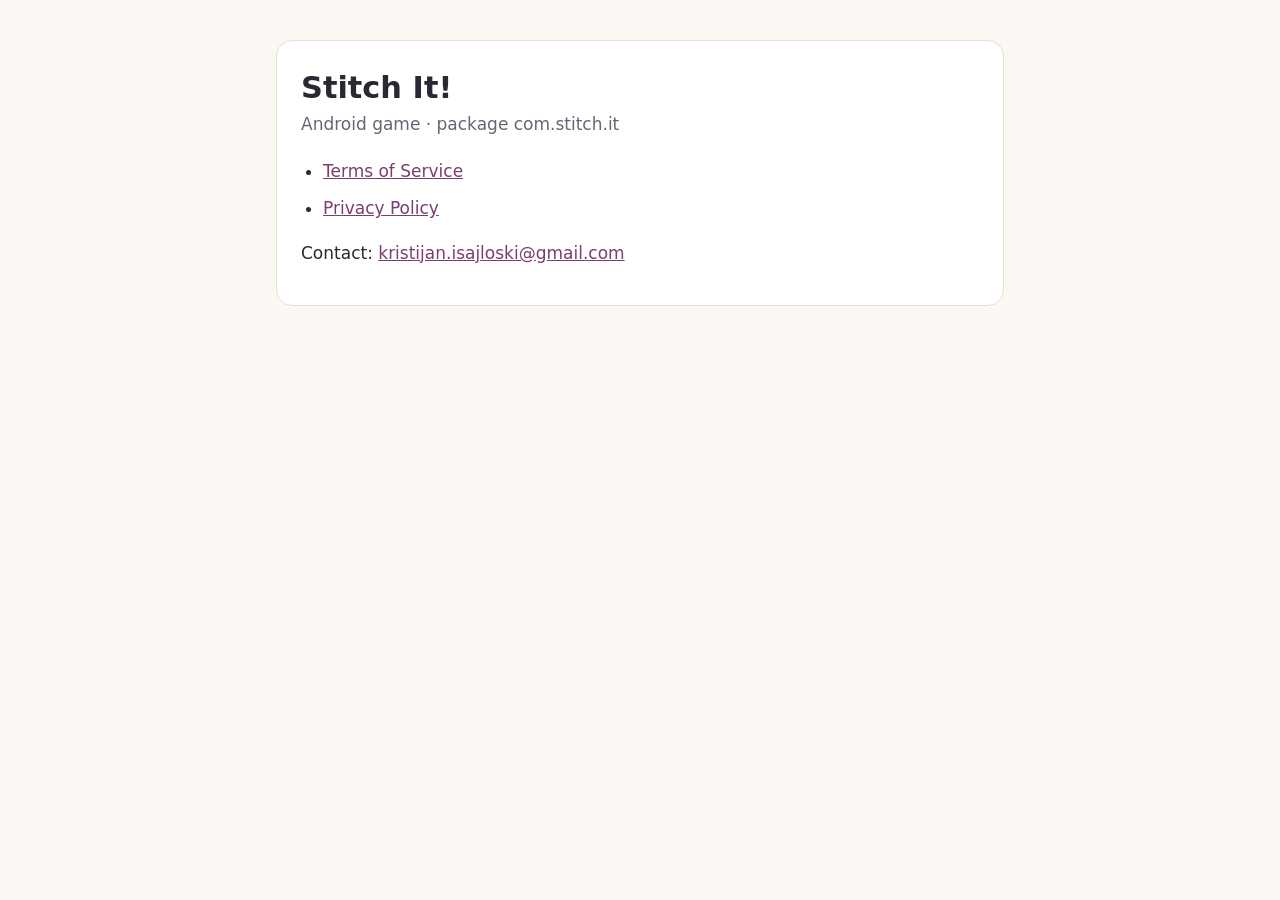
<file: index.html>
<!doctype html>
<html lang="en">
<head>
<meta charset="utf-8">
<meta name="viewport" content="width=device-width, initial-scale=1">
<title>Stitch It! – Legal</title>
<meta name="description" content="Terms of Service and Privacy Policy for the Android game Stitch It!">
<link rel="stylesheet" href="style.css">
</head>
<body>
<main>
<article>
<h1>Stitch It!</h1>
<p class="meta">Android game · package com.stitch.it</p>
<ul>
<li><a href="terms/">Terms of Service</a></li>
<li><a href="privacy/">Privacy Policy</a></li>
</ul>
<p>Contact: <a href="mailto:kristijan.isajloski@gmail.com">kristijan.isajloski@gmail.com</a></p>
</article>
</main>
</body>
</html>
</file>
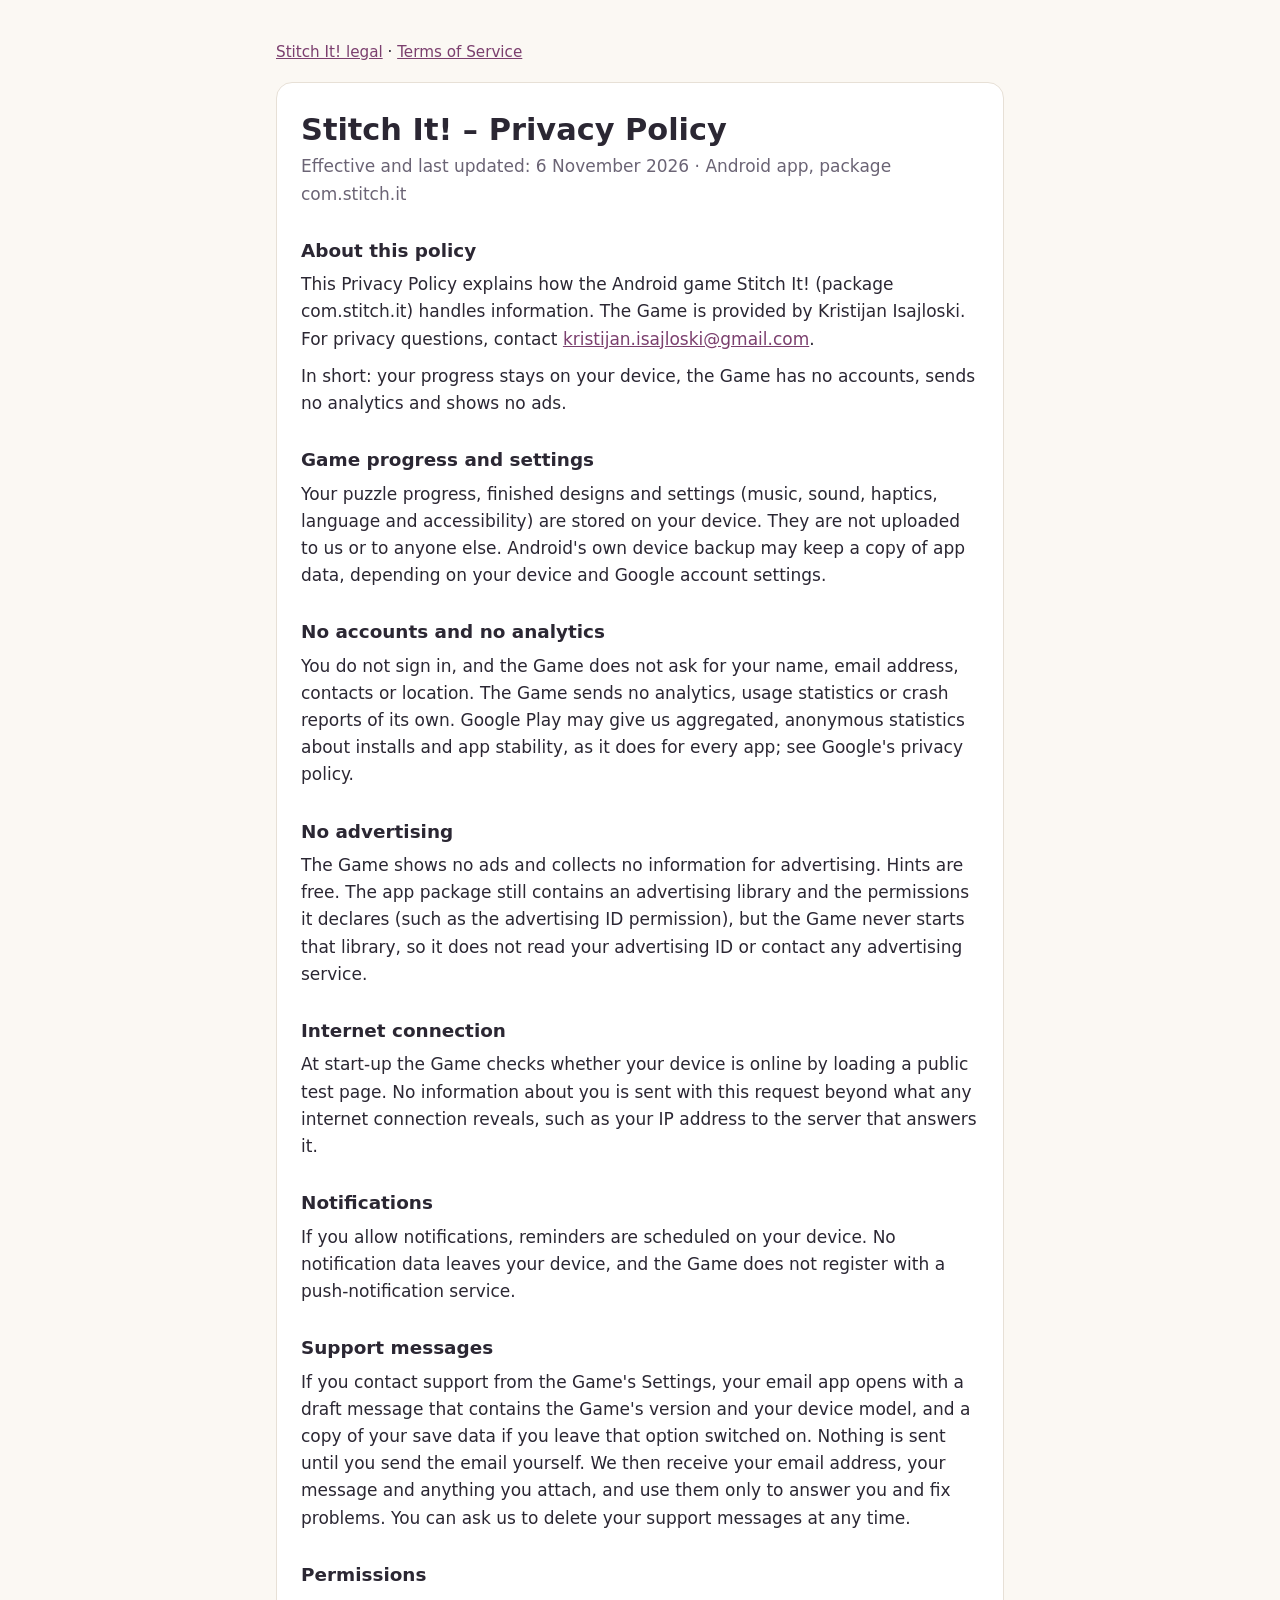
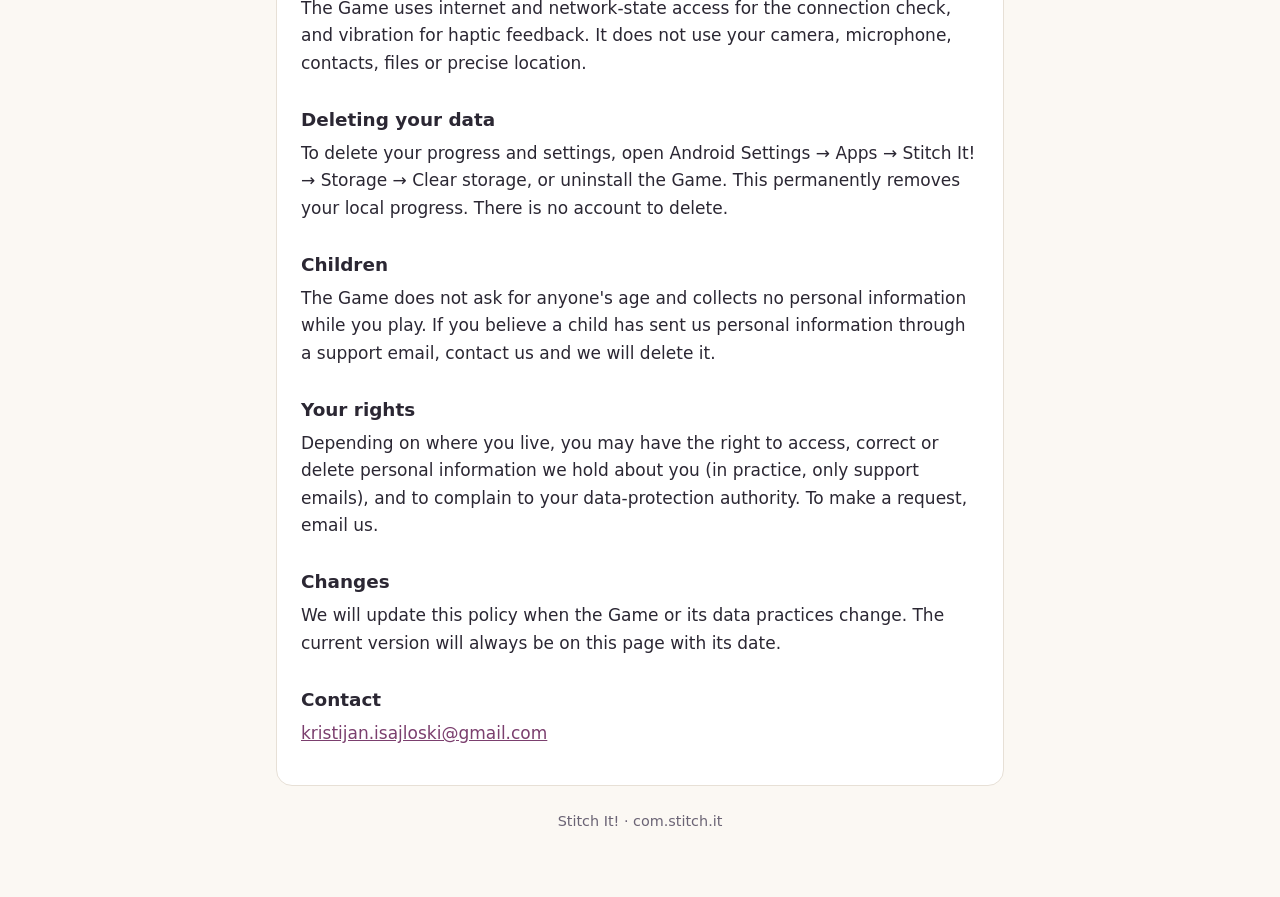
<file: privacy/index.html>
<!doctype html>
<html lang="en">
<head>
<meta charset="utf-8">
<meta name="viewport" content="width=device-width, initial-scale=1">
<title>Stitch It! – Privacy Policy</title>
<meta name="description" content="Privacy Policy for the Android game Stitch It! (com.stitch.it).">
<link rel="stylesheet" href="../style.css">
</head>
<body>
<main>
<nav><a href="../">Stitch It! legal</a> · <a href="../terms/">Terms of Service</a></nav>
<article>
<h1>Stitch It! – Privacy Policy</h1>
<p class="meta">Effective and last updated: 6 November 2026 · Android app, package com.stitch.it</p>

<h2>About this policy</h2>
<p>This Privacy Policy explains how the Android game Stitch It! (package com.stitch.it) handles information. The Game is provided by Kristijan Isajloski. For privacy questions, contact <a href="mailto:kristijan.isajloski@gmail.com">kristijan.isajloski@gmail.com</a>.</p>
<p>In short: your progress stays on your device, the Game has no accounts, sends no analytics and shows no ads.</p>

<h2>Game progress and settings</h2>
<p>Your puzzle progress, finished designs and settings (music, sound, haptics, language and accessibility) are stored on your device. They are not uploaded to us or to anyone else. Android's own device backup may keep a copy of app data, depending on your device and Google account settings.</p>

<h2>No accounts and no analytics</h2>
<p>You do not sign in, and the Game does not ask for your name, email address, contacts or location. The Game sends no analytics, usage statistics or crash reports of its own. Google Play may give us aggregated, anonymous statistics about installs and app stability, as it does for every app; see Google's privacy policy.</p>

<h2>No advertising</h2>
<p>The Game shows no ads and collects no information for advertising. Hints are free. The app package still contains an advertising library and the permissions it declares (such as the advertising ID permission), but the Game never starts that library, so it does not read your advertising ID or contact any advertising service.</p>

<h2>Internet connection</h2>
<p>At start-up the Game checks whether your device is online by loading a public test page. No information about you is sent with this request beyond what any internet connection reveals, such as your IP address to the server that answers it.</p>

<h2>Notifications</h2>
<p>If you allow notifications, reminders are scheduled on your device. No notification data leaves your device, and the Game does not register with a push-notification service.</p>

<h2>Support messages</h2>
<p>If you contact support from the Game's Settings, your email app opens with a draft message that contains the Game's version and your device model, and a copy of your save data if you leave that option switched on. Nothing is sent until you send the email yourself. We then receive your email address, your message and anything you attach, and use them only to answer you and fix problems. You can ask us to delete your support messages at any time.</p>

<h2>Permissions</h2>
<p>The Game uses internet and network-state access for the connection check, and vibration for haptic feedback. It does not use your camera, microphone, contacts, files or precise location.</p>

<h2>Deleting your data</h2>
<p>To delete your progress and settings, open Android Settings → Apps → Stitch It! → Storage → Clear storage, or uninstall the Game. This permanently removes your local progress. There is no account to delete.</p>

<h2>Children</h2>
<p>The Game does not ask for anyone's age and collects no personal information while you play. If you believe a child has sent us personal information through a support email, contact us and we will delete it.</p>

<h2>Your rights</h2>
<p>Depending on where you live, you may have the right to access, correct or delete personal information we hold about you (in practice, only support emails), and to complain to your data-protection authority. To make a request, email us.</p>

<h2>Changes</h2>
<p>We will update this policy when the Game or its data practices change. The current version will always be on this page with its date.</p>

<h2>Contact</h2>
<p><a href="mailto:kristijan.isajloski@gmail.com">kristijan.isajloski@gmail.com</a></p>
</article>
<footer>Stitch It! · com.stitch.it</footer>
</main>
</body>
</html>
</file>
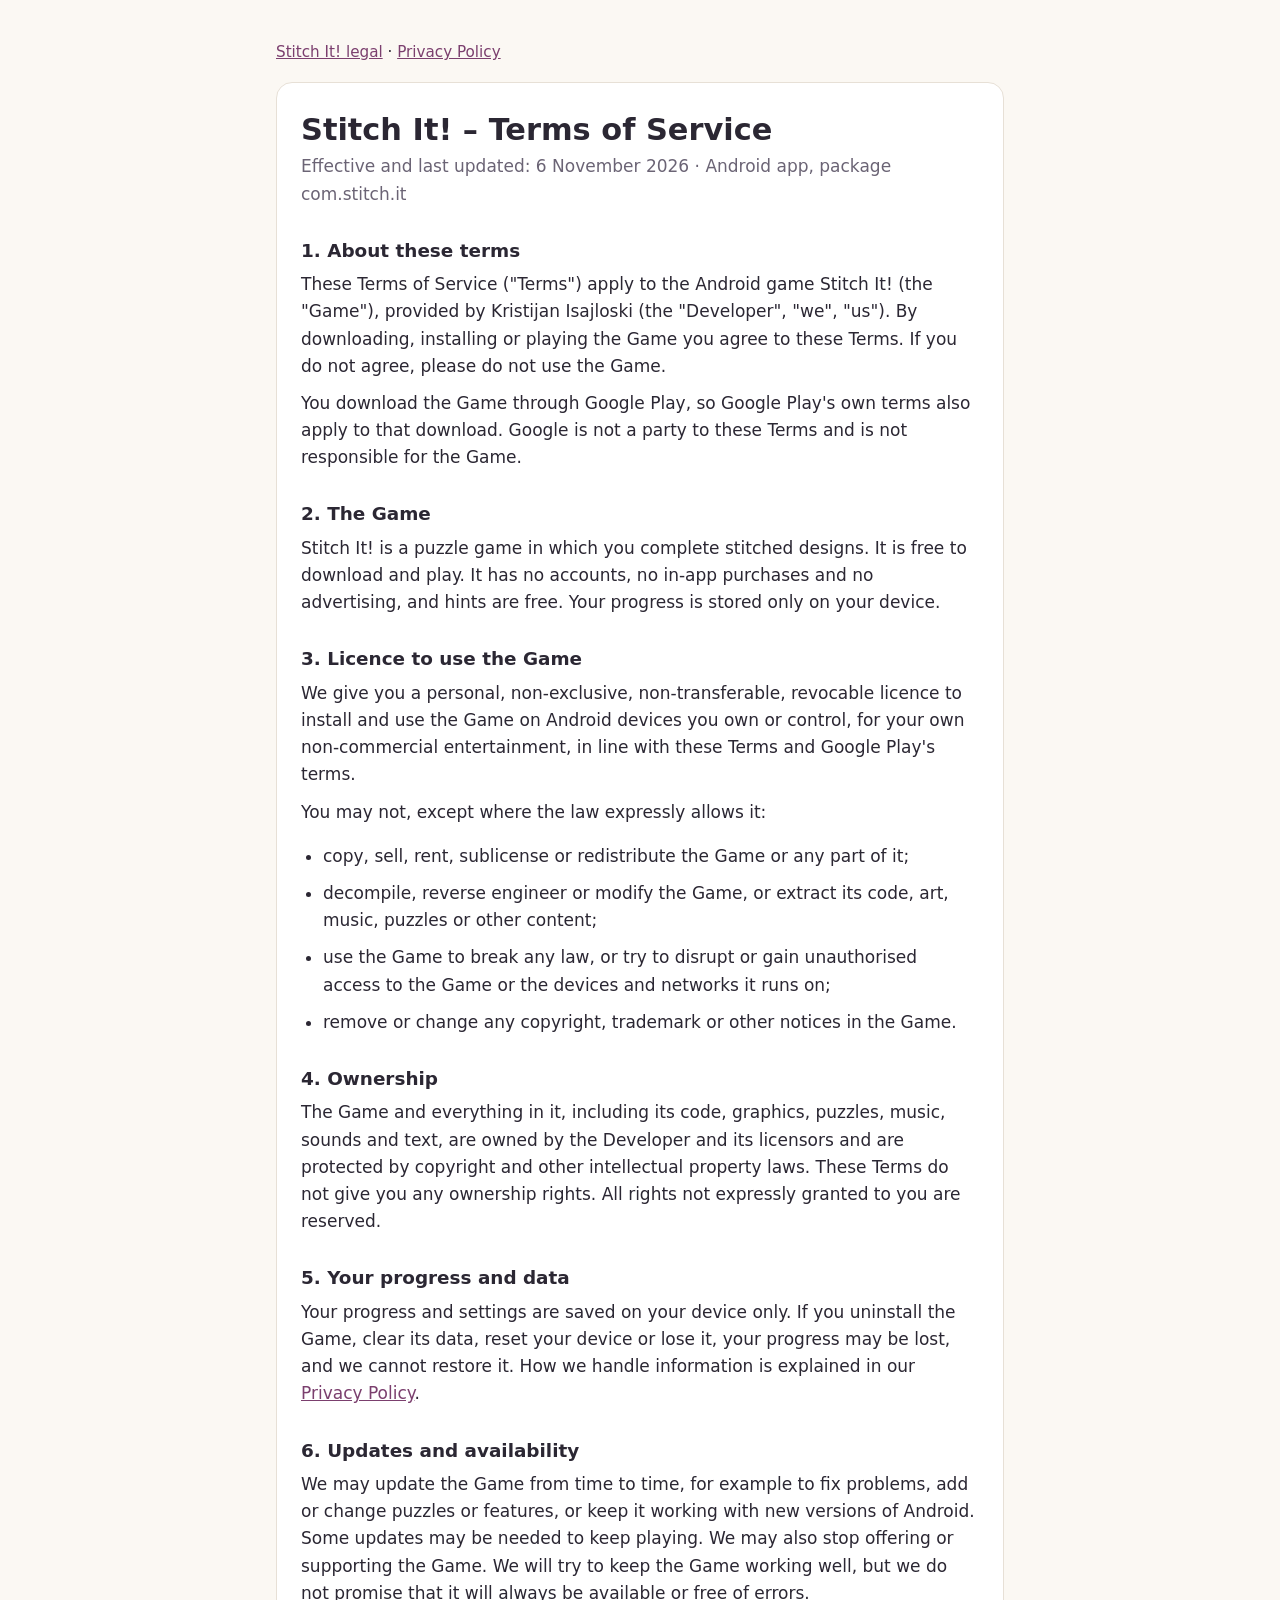
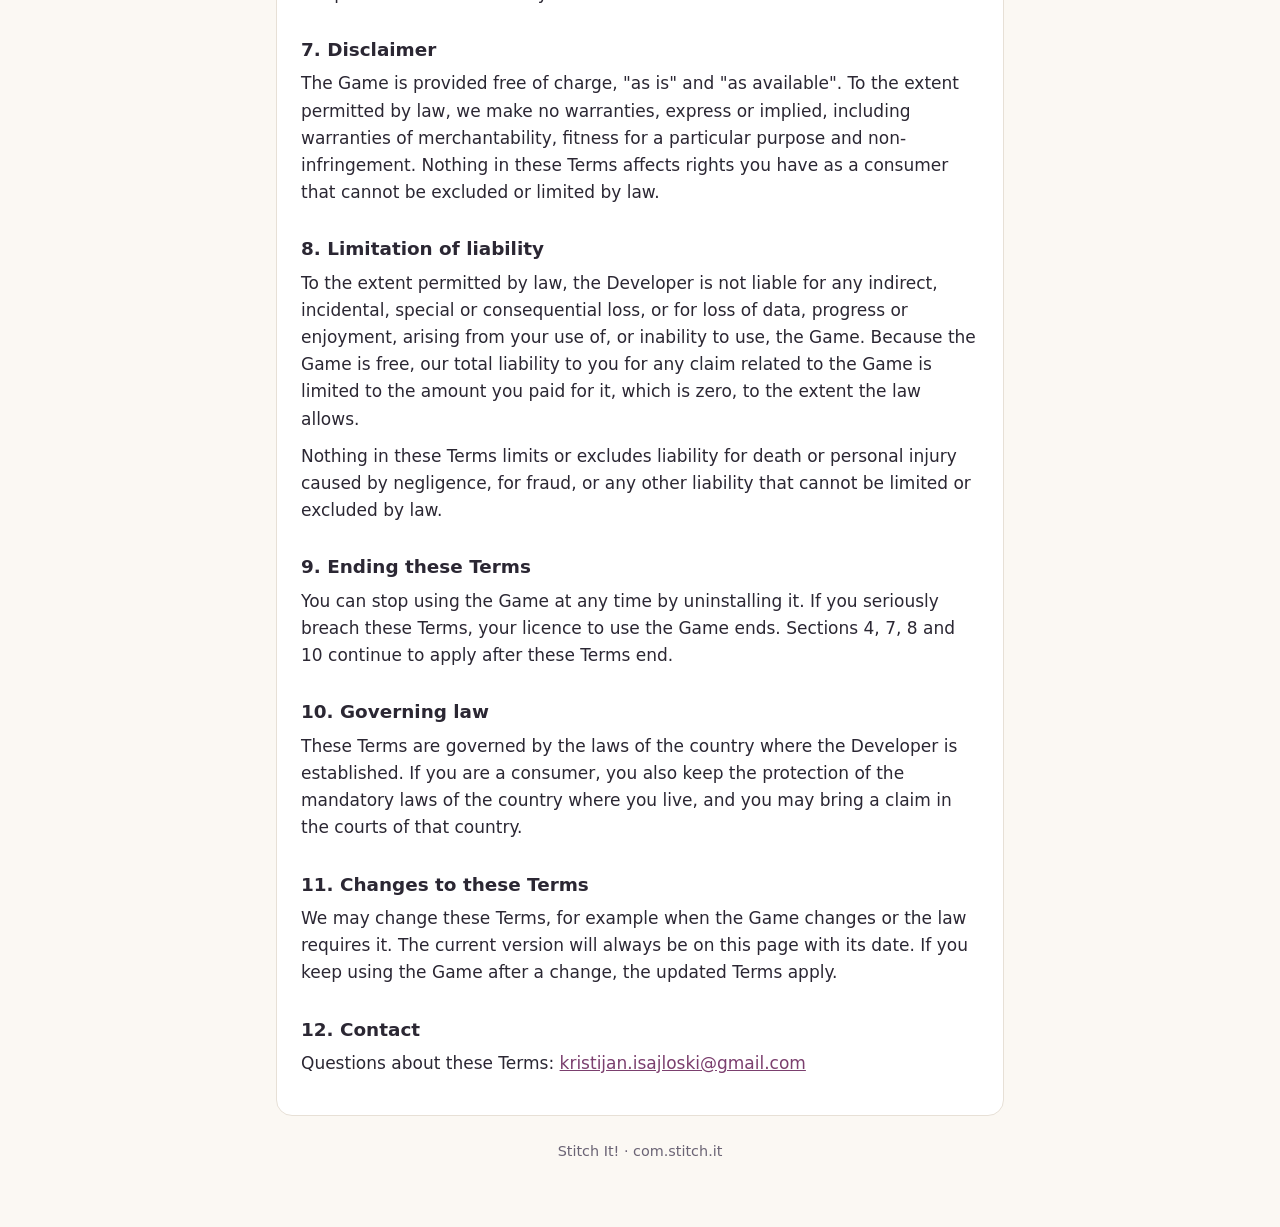
<file: terms/index.html>
<!doctype html>
<html lang="en">
<head>
<meta charset="utf-8">
<meta name="viewport" content="width=device-width, initial-scale=1">
<title>Stitch It! – Terms of Service</title>
<meta name="description" content="Terms of Service for the Android game Stitch It! (com.stitch.it).">
<link rel="stylesheet" href="../style.css">
</head>
<body>
<main>
<nav><a href="../">Stitch It! legal</a> · <a href="../privacy/">Privacy Policy</a></nav>
<article>
<h1>Stitch It! – Terms of Service</h1>
<p class="meta">Effective and last updated: 6 November 2026 · Android app, package com.stitch.it</p>

<h2>1. About these terms</h2>
<p>These Terms of Service ("Terms") apply to the Android game Stitch It! (the "Game"), provided by Kristijan Isajloski (the "Developer", "we", "us"). By downloading, installing or playing the Game you agree to these Terms. If you do not agree, please do not use the Game.</p>
<p>You download the Game through Google Play, so Google Play's own terms also apply to that download. Google is not a party to these Terms and is not responsible for the Game.</p>

<h2>2. The Game</h2>
<p>Stitch It! is a puzzle game in which you complete stitched designs. It is free to download and play. It has no accounts, no in-app purchases and no advertising, and hints are free. Your progress is stored only on your device.</p>

<h2>3. Licence to use the Game</h2>
<p>We give you a personal, non-exclusive, non-transferable, revocable licence to install and use the Game on Android devices you own or control, for your own non-commercial entertainment, in line with these Terms and Google Play's terms.</p>
<p>You may not, except where the law expressly allows it:</p>
<ul>
<li>copy, sell, rent, sublicense or redistribute the Game or any part of it;</li>
<li>decompile, reverse engineer or modify the Game, or extract its code, art, music, puzzles or other content;</li>
<li>use the Game to break any law, or try to disrupt or gain unauthorised access to the Game or the devices and networks it runs on;</li>
<li>remove or change any copyright, trademark or other notices in the Game.</li>
</ul>

<h2>4. Ownership</h2>
<p>The Game and everything in it, including its code, graphics, puzzles, music, sounds and text, are owned by the Developer and its licensors and are protected by copyright and other intellectual property laws. These Terms do not give you any ownership rights. All rights not expressly granted to you are reserved.</p>

<h2>5. Your progress and data</h2>
<p>Your progress and settings are saved on your device only. If you uninstall the Game, clear its data, reset your device or lose it, your progress may be lost, and we cannot restore it. How we handle information is explained in our <a href="../privacy/">Privacy Policy</a>.</p>

<h2>6. Updates and availability</h2>
<p>We may update the Game from time to time, for example to fix problems, add or change puzzles or features, or keep it working with new versions of Android. Some updates may be needed to keep playing. We may also stop offering or supporting the Game. We will try to keep the Game working well, but we do not promise that it will always be available or free of errors.</p>

<h2>7. Disclaimer</h2>
<p>The Game is provided free of charge, "as is" and "as available". To the extent permitted by law, we make no warranties, express or implied, including warranties of merchantability, fitness for a particular purpose and non-infringement. Nothing in these Terms affects rights you have as a consumer that cannot be excluded or limited by law.</p>

<h2>8. Limitation of liability</h2>
<p>To the extent permitted by law, the Developer is not liable for any indirect, incidental, special or consequential loss, or for loss of data, progress or enjoyment, arising from your use of, or inability to use, the Game. Because the Game is free, our total liability to you for any claim related to the Game is limited to the amount you paid for it, which is zero, to the extent the law allows.</p>
<p>Nothing in these Terms limits or excludes liability for death or personal injury caused by negligence, for fraud, or any other liability that cannot be limited or excluded by law.</p>

<h2>9. Ending these Terms</h2>
<p>You can stop using the Game at any time by uninstalling it. If you seriously breach these Terms, your licence to use the Game ends. Sections 4, 7, 8 and 10 continue to apply after these Terms end.</p>

<h2>10. Governing law</h2>
<p>These Terms are governed by the laws of the country where the Developer is established. If you are a consumer, you also keep the protection of the mandatory laws of the country where you live, and you may bring a claim in the courts of that country.</p>

<h2>11. Changes to these Terms</h2>
<p>We may change these Terms, for example when the Game changes or the law requires it. The current version will always be on this page with its date. If you keep using the Game after a change, the updated Terms apply.</p>

<h2>12. Contact</h2>
<p>Questions about these Terms: <a href="mailto:kristijan.isajloski@gmail.com">kristijan.isajloski@gmail.com</a></p>
</article>
<footer>Stitch It! · com.stitch.it</footer>
</main>
</body>
</html>
</file>
<file: style.css>
:root { --bg: #fbf8f3; --card: #ffffff; --ink: #2b2733; --muted: #6b6475; --accent: #7b3f6e; --line: #e7e0d6; }
@media (prefers-color-scheme: dark) {
  :root { --bg: #1b1820; --card: #24202b; --ink: #ece8f1; --muted: #a9a2b4; --accent: #e3a6d4; --line: #3a3443; }
}
* { box-sizing: border-box; }
body { margin: 0; background: var(--bg); color: var(--ink); font: 17px/1.6 system-ui, -apple-system, "Segoe UI", Roboto, sans-serif; }
main { max-width: 760px; margin: 0 auto; padding: 40px 16px 64px; }
article { background: var(--card); border: 1px solid var(--line); border-radius: 16px; padding: 28px 24px; }
h1 { font-size: 1.9rem; line-height: 1.25; margin: 0 0 4px; }
h2 { font-size: 1.15rem; margin: 28px 0 6px; }
p, li { margin: 0 0 10px; }
ul { padding-left: 22px; }
a { color: var(--accent); }
.meta { color: var(--muted); margin-bottom: 20px; }
nav { margin-bottom: 18px; font-size: 0.95rem; }
footer { color: var(--muted); font-size: 0.9rem; margin-top: 24px; text-align: center; }
</file>
